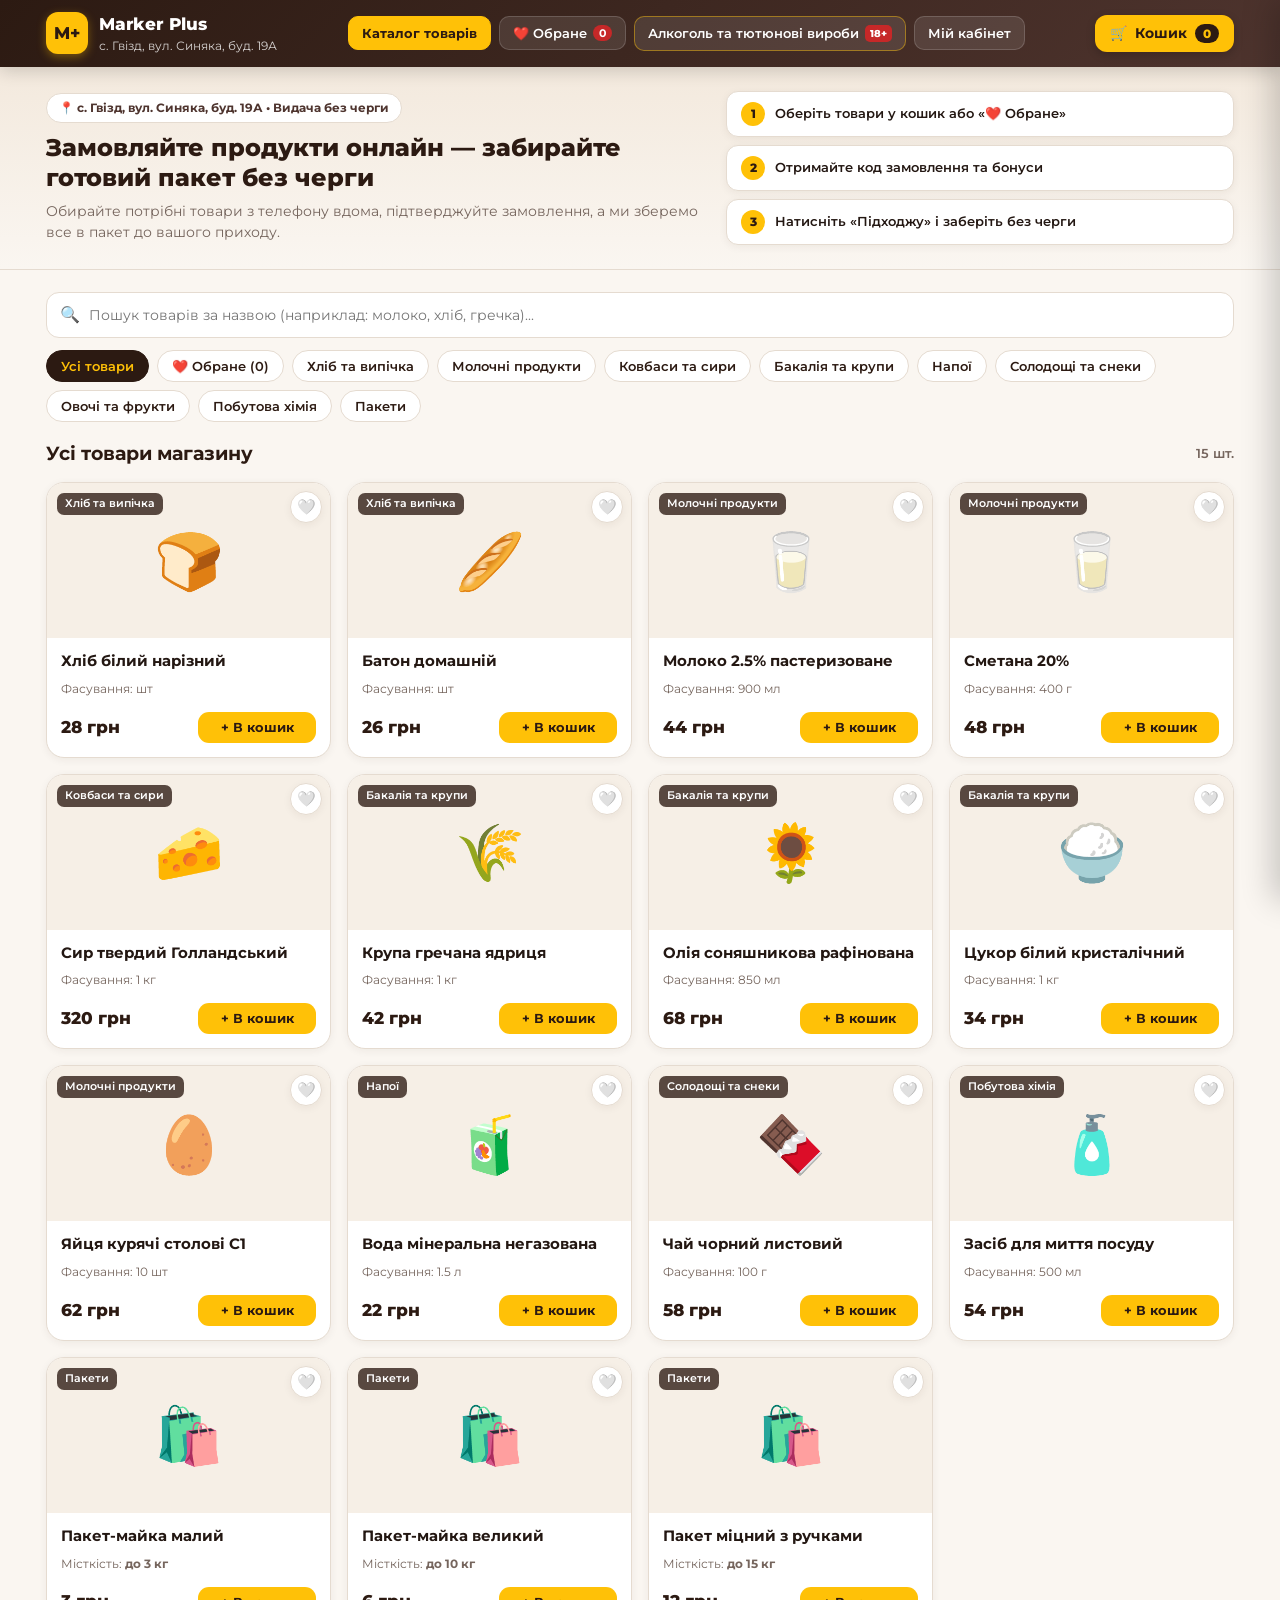
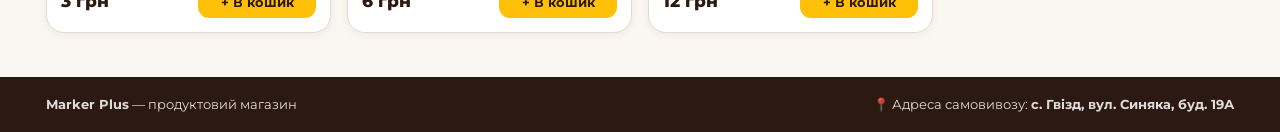
<file: index.html>
<!DOCTYPE html>
<html lang="uk">
<head>
  <meta charset="UTF-8">
  <meta name="viewport" content="width=device-width, initial-scale=1.0">
  <title>Marker Plus — Продуктовий магазин | с. Гвізд, вул. Синяка, буд. 19А</title>
  <link rel="preconnect" href="https://fonts.googleapis.com">
  <link rel="preconnect" href="https://fonts.gstatic.com" crossorigin>
  <link href="https://fonts.googleapis.com/css2?family=Montserrat:wght@400;500;600;700;800&display=swap" rel="stylesheet">
  <link rel="stylesheet" href="style.css?v=9">
</head>
<body>

  <!-- ШАПКА САЙТУ -->
  <header class="site-header">
    <div class="container header-wrap">
      <a href="#catalog" class="brand" id="nav-brand">
        <span class="brand-badge">M+</span>
        <div>
          <span class="brand-title">Marker Plus</span>
          <span class="brand-sub">с. Гвізд, вул. Синяка, буд. 19А</span>
        </div>
      </a>

      <nav class="main-tabs">
        <button type="button" class="tab-btn active" data-view="catalog">Каталог товарів</button>
        <button type="button" class="tab-btn" id="nav-favorites-btn">
          ❤️ Обране <span class="tab-badge" id="favorites-count-badge">0</span>
        </button>
        <button type="button" class="tab-btn tab-btn-18" id="nav-alcohol-btn">
          Алкоголь та тютюнові вироби <span class="badge-18">18+</span>
        </button>
        <button type="button" class="tab-btn" data-view="cabinet">
          Мій кабінет <span class="tab-badge hidden" id="cabinet-alert-badge">!</span>
        </button>
      </nav>

      <button type="button" class="cart-trigger" id="open-cart-btn">
        <span class="cart-icon">🛒</span>
        <span class="cart-label">Кошик</span>
        <span class="cart-count" id="header-cart-count">0</span>
      </button>
    </div>
  </header>

  <!-- ПРОМО-БАНЕР -->
  <section class="hero-banner">
    <div class="container hero-content">
      <div class="hero-text">
        <span class="hero-pill">📍 с. Гвізд, вул. Синяка, буд. 19А • Видача без черги</span>
        <h1>Замовляйте продукти онлайн — забирайте готовий пакет без черги</h1>
        <p>Обирайте потрібні товари з телефону вдома, підтверджуйте замовлення, а ми зберемо все в пакет до вашого приходу.</p>
      </div>
      <div class="hero-steps">
        <div class="hero-step-card">
          <span class="step-num">1</span>
          <span>Оберіть товари у кошик або «❤️ Обране»</span>
        </div>
        <div class="hero-step-card">
          <span class="step-num">2</span>
          <span>Отримайте код замовлення та бонуси</span>
        </div>
        <div class="hero-step-card">
          <span class="step-num">3</span>
          <span>Натисніть «Підходжу» і заберіть без черги</span>
        </div>
      </div>
    </div>
  </section>

  <!-- РОЗДІЛ 1: КАТАЛОГ ТОВАРІВ -->
  <main class="container main-area" id="view-catalog">
    <div class="catalog-controls">
      <div class="search-box">
        <span class="search-ico">🔍</span>
        <input type="text" id="catalog-search" placeholder="Пошук товарів за назвою (наприклад: молоко, хліб, гречка)...">
      </div>
      <div class="categories-bar" id="categories-bar"></div>
    </div>

    <div class="catalog-meta-row">
      <h2 id="catalog-heading">Усі товари магазину</h2>
      <span class="items-counter" id="catalog-count">0 товарів</span>
    </div>

    <div class="products-grid" id="products-grid"></div>
  </main>

  <!-- РОЗДІЛ 2: КАБІНЕТ КЛІЄНТА -->
  <section class="container main-area hidden" id="view-cabinet">
    <div class="cabinet-header-card">
      <div>
        <span class="eyebrow-brown">Кабінет клієнта</span>
        <h2>Відстеження замовлень та статус лояльності</h2>
        <p>Введіть номер телефону, який ви вказували під час оформлення, щоб керувати активними пакетами та знижкою.</p>
      </div>
      <form class="cabinet-search-form" id="cabinet-search-form">
        <input type="tel" id="cabinet-phone-input" placeholder="Ваш номер телефону (напр. 068 000 00 00)" required>
        <button type="submit" class="btn btn-yellow">Знайти замовлення</button>
      </form>
    </div>

    <div id="client-loyalty-banner" class="hidden"></div>
    <div id="cabinet-orders-list" class="cabinet-orders-list"></div>
  </section>

  <!-- ПІДВАЛ -->
  <footer class="site-footer">
    <div class="container footer-wrap">
      <div>
        <strong>Marker Plus</strong> — продуктовий магазин
      </div>
      <div>
        📍 Адреса самовивозу: <strong>с. Гвізд, вул. Синяка, буд. 19А</strong>
      </div>
    </div>
  </footer>

  <!-- МОДАЛЬНЕ ВІКНО ПІДТВЕРДЖЕННЯ 18+ -->
  <div class="modal-backdrop hidden" id="age-gate-modal">
    <div class="modal-card age-modal-card">
      <div class="red-exclamation-circle" aria-hidden="true">!</div>
      <span class="age-tag-18">Вікове обмеження 18+</span>
      <h3>Підтвердіть, що вам виповнилося 18 років</h3>
      <p class="age-modal-desc">
        Вхід до вкладки <strong>«Алкоголь та тютюнові вироби»</strong> дозволено лише повнолітнім особам.
        Видача таких товарів у магазині здійснюється виключно за наявності документа, що підтверджує вік.
      </p>
      <div class="modal-actions">
        <button type="button" class="btn btn-yellow btn-block" id="age-confirm-yes">
          Так, мені виповнилося 18 років
        </button>
        <button type="button" class="btn btn-outline-brown btn-block" id="age-confirm-no">
          Ні, мені ще немає 18 років
        </button>
      </div>
    </div>
  </div>

  <!-- БОКОВА ПАНЕЛЬ КОШИКА ТА ОФОРМЛЕННЯ -->
  <div class="drawer-backdrop hidden" id="cart-backdrop"></div>
  <aside class="cart-drawer" id="cart-drawer" aria-hidden="true">
    <div class="drawer-head">
      <h3>Ваш кошик</h3>
      <button type="button" class="close-btn" id="close-cart-btn" aria-label="Закрити">✕</button>
    </div>

    <div class="drawer-body">
      <div id="cart-items-container"></div>

      <!-- ОКРЕМА ВКЛАДКА ПАКЕТІВ БЕЗПОСЕРЕДНЬО В КОШИКУ -->
      <div class="cart-bags-section hidden" id="cart-bags-section">
        <div class="cart-bags-header">
          <span>🛍️ Пакети до замовлення</span>
          <small>Додайте потрібні пакети</small>
        </div>
        <div id="cart-bags-list" class="cart-bags-list"></div>
      </div>
    </div>

    <div class="drawer-footer" id="cart-checkout-section">
      <div class="cart-summary-lines">
        <div class="summary-sub-row hidden" id="cart-discount-row">
          <span id="cart-loyalty-label">⭐ Знижка постійного клієнта:</span>
          <strong style="color:var(--green);" id="cart-discount-sum">-0 грн</strong>
        </div>
        <div class="cart-total-box">
          <span>Разом до сплати:</span>
          <strong id="cart-total-sum">0 грн</strong>
        </div>
      </div>

      <div class="active-order-merge-box hidden" id="active-order-merge-box">
        <p id="active-order-merge-text"></p>
        <button type="button" class="btn btn-green btn-sm btn-block" id="merge-into-active-btn">
          ➕ Додати в активний пакет без нового коду
        </button>
      </div>

      <form id="checkout-form" class="checkout-form">
        <div class="form-field">
          <label for="order-fullname">Прізвище та ім’я *</label>
          <input type="text" id="order-fullname" placeholder="Наприклад: Коваленко Іван" required>
        </div>

        <div class="form-field">
          <label for="order-phone">Номер телефону *</label>
          <input type="tel" id="order-phone" placeholder="Наприклад: 068 123 45 67" required>
        </div>

        <div class="form-field">
          <label>Спосіб оплати *</label>
          <div class="payment-options">
            <label class="pay-option">
              <input type="radio" name="paymentMethod" value="Оплата при отриманні" checked>
              <span class="pay-option-card">
                <strong>Оплата при отриманні</strong>
                <small>Готівкою або карткою в магазині (с. Гвізд, вул. Синяка, буд. 19А)</small>
              </span>
            </label>

            <label class="pay-option">
              <input type="radio" name="paymentMethod" value="Оплата за реквізитами">
              <span class="pay-option-card">
                <strong>Оплата за реквізитами (на картку)</strong>
                <small>Переказ на картку магазину із зазначенням коду замовлення</small>
              </span>
            </label>
          </div>
        </div>

        <div class="requisites-box hidden" id="requisites-box">
          <div class="req-row">
            <span>Номер картки для оплати:</span>
            <div class="copy-line">
              <strong id="display-card-number">0000 0000 0000 0000</strong>
              <button type="button" class="btn-mini" id="copy-card-btn">Копіювати</button>
            </div>
            <small id="display-card-holder" class="muted-note"></small>
          </div>

          <div class="req-row req-code-highlight">
            <span>Код вашого замовлення:</span>
            <div class="copy-line">
              <strong class="order-code-pill" id="preview-order-code">0001</strong>
              <button type="button" class="btn-mini" id="copy-code-btn">Копіювати код</button>
            </div>
            <p class="req-warning">
              ⚠️ Обов’язково вкажіть код замовлення <strong id="preview-code-inline">0001</strong> у призначенні платежу!
            </p>
          </div>
        </div>

        <button type="submit" class="btn btn-yellow btn-block">
          Оформити нове замовлення
        </button>
      </form>
    </div>
  </aside>

  <!-- МОДАЛЬНЕ ВІКНО ВИБОРУ ПАКЕТА ПЕРЕД ОФОРМЛЕННЯМ ЗАМОВЛЕННЯ -->
  <div class="modal-backdrop hidden" id="bag-prompt-modal">
    <div class="modal-card bag-modal-card">
      <div class="bag-modal-icon" aria-hidden="true">🛍️</div>
      <h3>Чи бажаєте додати пакет до свого замовлення?</h3>
      <p class="age-modal-desc">
        Оберіть потрібну кількість пакетів (можна декілька різних) або вкажіть, що прийдете зі своїм пакетом.
      </p>

      <div id="bag-modal-options-list" class="bag-modal-options-list"></div>

      <div class="bag-modal-summary">
        <span>Разом до сплати:</span>
        <strong id="bag-modal-total-sum">0 грн</strong>
      </div>

      <div class="modal-actions">
        <button type="button" class="btn btn-yellow btn-block" id="confirm-with-bags-btn">
          🛍️ Підтвердити з пакетами та оформити
        </button>
        <button type="button" class="btn btn-outline-brown btn-block" id="confirm-own-bag-btn">
          🎒 Я прийду зі своїм пакетом
        </button>
        <button type="button" class="btn-mini" id="close-bag-modal-btn" style="margin-top:4px; align-self:center;">
          ← Повернутися в кошик
        </button>
      </div>
    </div>
  </div>

  <!-- МОДАЛЬНЕ ВІКНО ПІДТВЕРДЖЕНОГО ЗАМОВЛЕННЯ -->
  <div class="modal-backdrop hidden" id="success-modal">
    <div class="modal-card">
      <div class="success-icon">✓</div>
      <h3>Замовлення прийнято в обробку!</h3>
      <p class="modal-sub">Ваш персональний код замовлення:</p>
      <div class="big-order-code" id="modal-order-code">0001</div>
      <div id="modal-payment-note" class="modal-payment-note"></div>
      <p class="modal-address">Самовивіз: <strong>с. Гвізд, вул. Синяка, буд. 19А</strong></p>
      <div class="modal-actions">
        <button type="button" class="btn btn-yellow btn-block" id="go-to-cabinet-btn">
          Перейти в кабінет клієнта
        </button>
        <button type="button" class="btn btn-outline-brown btn-block" id="close-success-modal-btn">
          Повернутися до каталогу
        </button>
      </div>
    </div>
  </div>

  <div class="toast" id="toast"></div>

  <script src="store.js?v=9"></script>
  <script src="app.js?v=9"></script>
</body>
</html>
</file>
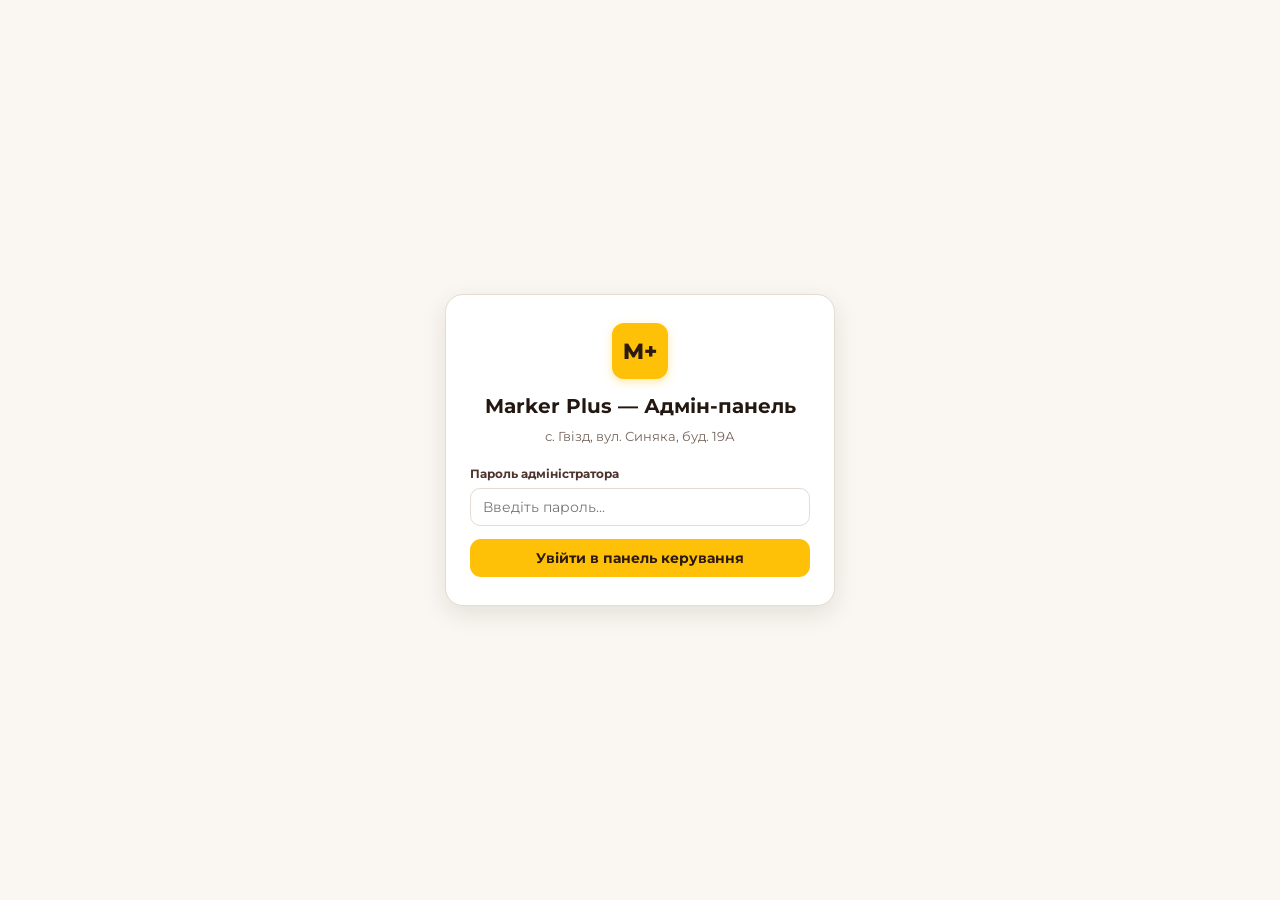
<file: admin.html>
<!DOCTYPE html>
<html lang="uk">
<head>
  <meta charset="UTF-8">
  <meta name="viewport" content="width=device-width, initial-scale=1.0">
  <title>Адмін-панель — Marker Plus</title>
  <link rel="preconnect" href="https://fonts.googleapis.com">
  <link rel="preconnect" href="https://fonts.gstatic.com" crossorigin>
  <link href="https://fonts.googleapis.com/css2?family=Montserrat:wght@400;500;600;700;800&display=swap" rel="stylesheet">
  <link rel="stylesheet" href="style.css?v=9">
</head>
<body class="admin-body">

  <!-- ЕКРАН ВХОДУ В АДМІН-ПАНЕЛЬ -->
  <div class="admin-login-screen" id="admin-login-screen">
    <div class="login-card">
      <span class="brand-badge lg">M+</span>
      <h1>Marker Plus — Адмін-панель</h1>
      <p>с. Гвізд, вул. Синяка, буд. 19А</p>
      <form id="admin-login-form">
        <div class="form-field">
          <label for="admin-password-input">Пароль адміністратора</label>
          <input type="password" id="admin-password-input" placeholder="Введіть пароль..." required>
        </div>
        <p class="error-text hidden" id="login-error-msg">Невірний пароль. Спробуйте ще раз.</p>
        <button type="submit" class="btn btn-yellow btn-block">Увійти в панель керування</button>
      </form>
    </div>
  </div>

  <!-- РОБОЧИЙ КАБІНЕТ АДМІНІСТРАТОРА -->
  <div class="admin-app hidden" id="admin-app">
    <header class="site-header">
      <div class="container header-wrap">
        <div class="brand">
          <span class="brand-badge">M+</span>
          <div>
            <span class="brand-title">Marker Plus • Адмін</span>
            <span class="brand-sub" id="cloud-status-badge">⚪ Локальний режим</span>
          </div>
        </div>

        <nav class="main-tabs">
          <button type="button" class="tab-btn active" data-admin-tab="orders">
            Замовлення <span class="tab-badge" id="new-orders-badge">0</span>
          </button>
          <button type="button" class="tab-btn" data-admin-tab="products">Товари</button>
          <button type="button" class="tab-btn" data-admin-tab="bags">🛍️ Пакети</button>
          <button type="button" class="tab-btn" data-admin-tab="categories">Категорії</button>
          <button type="button" class="tab-btn" data-admin-tab="customers">Клієнти та звіти</button>
          <button type="button" class="tab-btn" data-admin-tab="settings">Налаштування</button>
        </nav>

        <button type="button" class="btn btn-outline-light btn-sm" id="admin-logout-btn">Вийти</button>
      </div>
    </header>

    <main class="container main-area">

      <!-- ПОПЕРЕДЖЕННЯ ПРО ЛОКАЛЬНИЙ РЕЖИМ FILE:// -->
      <div id="file-protocol-warning" class="hidden" style="background:var(--red-bg); border:2px solid var(--red); color:var(--text-dark); padding:14px 18px; border-radius:14px; margin-bottom:20px; font-size:13px;">
        <strong>⚠️ Увага! Сайт відкрито напряму з папки (<code>file://</code>).</strong><br>
        Для роботи хмарної синхронізації та замовлень з телефонів відкривайте сайт через <strong>GitHub Pages / хостинг</strong>.
      </div>

      <!-- ЗВЕДЕНА СТАТИСТИКА ЗВЕРХУ -->
      <div class="admin-kpi-grid" id="admin-kpi-grid"></div>

      <!-- ВКЛАДКА 1: ЗАМОВЛЕННЯ -->
      <section class="admin-section" id="tab-orders">
        <div class="section-toolbar">
          <div style="display:flex; align-items:center; gap:10px; flex-wrap:wrap;">
            <h2>Замовлення покупців</h2>
            <button type="button" class="btn btn-outline-brown btn-sm" id="manual-refresh-orders-btn">🔄 Оновити</button>
          </div>
          <div class="status-filters" id="admin-order-filters">
            <button type="button" class="chip active" data-status="all">Усі</button>
            <button type="button" class="chip" data-status="Розміщено">Розміщено</button>
            <button type="button" class="chip" data-status="Очікує підтвердження клієнта">На погодженні</button>
            <button type="button" class="chip" data-status="Комплектується">Комплектується</button>
            <button type="button" class="chip" data-status="Готове до видачі">Готове до видачі</button>
            <button type="button" class="chip" data-status="Виконано успішно">✅ Виконано успішно</button>
            <button type="button" class="chip" data-status="Відхилено">Відхилено</button>
          </div>
        </div>

        <div class="admin-orders-list" id="admin-orders-list"></div>
      </section>

      <!-- ВКЛАДКА 2: УПРАВЛІННЯ ТОВАРАМИ -->
      <section class="admin-section hidden" id="tab-products">
        <div class="admin-two-col">
          <div class="admin-card">
            <h3>Додати новий товар</h3>
            <form id="add-product-form">
              <div class="form-field">
                <label for="prod-sku">Код товару (з 1С / вашої бази — бачить лише адмін)</label>
                <input type="text" id="prod-sku" placeholder="Наприклад: 1045 або 482000123">
              </div>

              <div class="form-field">
                <label for="prod-name">Назва товару *</label>
                <input type="text" id="prod-name" placeholder="Наприклад: Молоко Галичина 2.5% 900г" required>
              </div>

              <div class="form-row-2">
                <div class="form-field">
                  <label for="prod-category">Категорія *</label>
                  <input type="text" id="prod-category" list="category-suggestions" placeholder="Оберіть або впишіть" required>
                  <datalist id="category-suggestions"></datalist>
                </div>

                <div class="form-field">
                  <label for="prod-unit">Одиниця / вага *</label>
                  <input type="text" id="prod-unit" placeholder="шт / 1 кг / 1 л" value="шт" required>
                </div>
              </div>

              <div class="form-row-2">
                <div class="form-field">
                  <label for="prod-price">Ціна (грн) *</label>
                  <input type="number" id="prod-price" min="0.1" step="0.1" placeholder="45" required>
                </div>

                <div class="form-field">
                  <label for="prod-icon">Іконка (якщо без фото)</label>
                  <select id="prod-icon">
                    <option value="🛒">🛒 Продукти</option>
                    <option value="🍞">🍞 Хліб / випічка</option>
                    <option value="🥛">🥛 Молочне</option>
                    <option value="🌾">🌾 Крупи / бакалія</option>
                    <option value="🧀">🧀 Сир / ковбаса</option>
                    <option value="🥚">🥚 Яйця / фермерське</option>
                    <option value="🍎">🍎 Овочі / фрукти</option>
                    <option value="🧃">🧃 Напої / соки</option>
                    <option value="🍫">🍫 Солодощі / чай / кава</option>
                    <option value="🧴">🧴 Побутова хімія</option>
                    <option value="🛍️">🛍️ Пакет</option>
                    <option value="🍺">🍺 Пиво / слабоалкогольні</option>
                    <option value="🍷">🍷 Вино / міцний алкоголь</option>
                    <option value="🚬">🚬 Тютюнові вироби</option>
                  </select>
                </div>
              </div>

              <div class="form-field">
                <label for="prod-capacity">Місткість (необов’язково — для пакетів, напр. до 10 кг)</label>
                <input type="text" id="prod-capacity" placeholder="Наприклад: до 5 кг або 40×60 см">
              </div>

              <div class="form-field">
                <label for="prod-image-file">Фото товару з телефону / ПК (необов’язково)</label>
                <input type="file" id="prod-image-file" accept="image/*">
              </div>

              <div class="form-field">
                <label for="prod-image-url">Або посилання на фото (URL)</label>
                <input type="url" id="prod-image-url" placeholder="https://...">
              </div>

              <button type="submit" class="btn btn-yellow btn-block">+ Додати товар у магазин</button>
            </form>
          </div>

          <div class="admin-card">
            <div class="section-toolbar">
              <h3>Товари в каталозі (<span id="admin-products-count">0</span>)</h3>
              <input type="text" id="admin-product-search" class="compact-input" placeholder="Пошук за назвою або кодом...">
            </div>
            <div class="admin-products-list" id="admin-products-list"></div>
          </div>
        </div>
      </section>

      <!-- ВКЛАДКА 3: КЕРУВАННЯ ПАКЕТАМИ -->
      <section class="admin-section hidden" id="tab-bags">
        <div class="admin-two-col">
          <div class="admin-card">
            <h3>🛍️ Додати новий пакет</h3>
            <p class="muted-note">Усі додані тут пакети автоматично відображаються у категорії «Пакети», у швидкому блоці в кошику та у вікні вибору пакета перед оформленням замовлення.</p>
            <form id="add-bag-form">
              <div class="form-field">
                <label for="bag-sku">Код пакета (з 1С / каси — бачить лише адмін)</label>
                <input type="text" id="bag-sku" placeholder="Наприклад: 904">
              </div>

              <div class="form-field">
                <label for="bag-name">Назва пакета *</label>
                <input type="text" id="bag-name" placeholder="Наприклад: Пакет-майка великий" required>
              </div>

              <div class="form-row-2">
                <div class="form-field">
                  <label for="bag-capacity">Місткість / розмір *</label>
                  <input type="text" id="bag-capacity" placeholder="Наприклад: до 10 кг" required>
                </div>

                <div class="form-field">
                  <label for="bag-price">Ціна за 1 шт (грн) *</label>
                  <input type="number" id="bag-price" min="0.1" step="0.1" placeholder="6" required>
                </div>
              </div>

              <div class="form-field">
                <label for="bag-image-file">Фото пакета (необов’язково)</label>
                <input type="file" id="bag-image-file" accept="image/*">
              </div>

              <button type="submit" class="btn btn-yellow btn-block">+ Додати пакет у магазин</button>
            </form>
          </div>

          <div class="admin-card">
            <div class="section-toolbar">
              <h3>Пакети в асортименті (<span id="admin-bags-count">0</span>)</h3>
            </div>
            <div class="admin-products-list" id="admin-bags-list"></div>
          </div>
        </div>
      </section>

      <!-- ВКЛАДКА 4: КЕРУВАННЯ КАТЕГОРІЯМИ ТА ЇХ ПОРЯДКОМ -->
      <section class="admin-section hidden" id="tab-categories">
        <div class="admin-two-col">
          <div class="admin-card">
            <h3>Створити нову категорію</h3>
            <p class="muted-note">Додайте новий розділ та впорядкуйте список категорій так, як вони відображатимуться на головній сторінці.</p>
            <form id="add-category-form">
              <div class="form-field">
                <label for="new-category-name">Назва категорії *</label>
                <input type="text" id="new-category-name" placeholder="Наприклад: Морозиво та заморозка" required>
              </div>
              <button type="submit" class="btn btn-yellow btn-block">+ Створити категорію</button>
            </form>

            <hr style="border:none; border-top:1px solid var(--border); margin:18px 0;">

            <label class="checkbox-inline">
              <input type="checkbox" id="toggle-hide-empty-cats">
              <span>Автоматично приховувати порожні категорії на сайті клієнтів</span>
            </label>
          </div>

          <div class="admin-card">
            <h3>Порядок і видимість категорій</h3>
            <p class="muted-note">Використовуйте стрілки ▲ ▼, щоб змінити черговість розділів без втручання в код.</p>
            <div class="admin-categories-list" id="admin-categories-list"></div>
          </div>
        </div>
      </section>

      <!-- ВКЛАДКА 5: СТАТИСТИКА КЛІЄНТІВ ТА ЗВІТИ EXCEL -->
      <section class="admin-section hidden" id="tab-customers">
        <div class="admin-card" style="margin-bottom: 22px;">
          <div class="section-toolbar" style="margin-bottom:10px;">
            <div>
              <h3>📊 Вивантаження звіту в Excel (.csv)</h3>
              <p class="muted-note" style="margin-bottom:0;">Отримайте готову таблицю успішних замовлень, загальної виручки та найпопулярніших товарів для звірки каси.</p>
            </div>
          </div>

          <div class="export-controls-bar">
            <button type="button" class="btn btn-yellow btn-sm" data-export-range="today">📥 Звіт за сьогодні</button>
            <button type="button" class="btn btn-yellow btn-sm" data-export-range="month">📥 Звіт за цей місяць</button>
            <button type="button" class="btn btn-outline-brown btn-sm" data-export-range="all">📥 За весь час</button>

            <div class="custom-date-range">
              <input type="date" id="export-date-from" title="Дата від">
              <span>—</span>
              <input type="date" id="export-date-to" title="Дата до">
              <button type="button" class="btn btn-green btn-sm" id="export-custom-btn">Завантажити за період</button>
            </div>
          </div>
        </div>

        <div class="section-toolbar">
          <div>
            <h2>Статистика клієнтів за номером телефону</h2>
            <p class="muted-note">Аналітика замовлень, суми покупок, відсотка успішності та статусу постійного клієнта</p>
          </div>
          <input type="text" id="customer-stats-search" class="compact-input" placeholder="Пошук за телефоном або ім’ям...">
        </div>

        <div class="table-wrap">
          <table class="stats-table">
            <thead>
              <tr>
                <th>Клієнт</th>
                <th>Номер телефону</th>
                <th>Статус лояльності</th>
                <th>Усього замовлень</th>
                <th>Успішних / Відхилених</th>
                <th>Успішність</th>
                <th>Сума успішних</th>
                <th>Середній чек</th>
              </tr>
            </thead>
            <tbody id="customers-stats-tbody"></tbody>
          </table>
        </div>
      </section>

      <!-- ВКЛАДКА 6: НАЛАШТУВАННЯ (ХМАРА FIREBASE, РЕКВІЗИТИ, ЗНИЖКИ, ПАРОЛЬ) -->
      <section class="admin-section hidden" id="tab-settings">
        <div class="admin-two-col">
          <div class="admin-card">
            <h3>☁️ Хмарна синхронізація (Firebase Realtime Database)</h3>
            <p class="muted-note">Підключіть безкоштовну базу Firebase, щоб бачити замовлення клієнтів із їхніх телефонів у реальному часі.</p>

            <div class="form-field">
              <label for="setting-firebase-url">Посилання (URL) на базу Firebase</label>
              <input type="url" id="setting-firebase-url" placeholder="https://marker-plus-default-rtdb.europe-west1.firebasedatabase.app">
            </div>

            <div style="display:flex; gap:8px; flex-wrap:wrap; margin-bottom:14px;">
              <button type="button" class="btn btn-green btn-sm" id="push-cloud-btn">📤 Вивантажити локальні дані у хмару</button>
              <button type="button" class="btn btn-outline-brown btn-sm" id="pull-cloud-btn">📥 Завантажити з хмари</button>
            </div>

            <div id="cloud-settings-feedback" style="font-size:12px; padding:10px 12px; border-radius:10px; background:var(--bg-cream); border:1px solid var(--border); margin-bottom:18px;">
              Статус: <strong>Локальний режим</strong>.
            </div>

            <hr style="border:none; border-top:1px solid var(--border); margin:18px 0;">

            <h3>💳 Реквізити для оплати на картку</h3>
            <form id="settings-form">
              <div class="form-field">
                <label for="setting-card-number">Номер банківської картки</label>
                <input type="text" id="setting-card-number" placeholder="4149 0000 0000 0000">
              </div>
              <div class="form-field">
                <label for="setting-card-holder">Отримувач платежу (необов’язково)</label>
                <input type="text" id="setting-card-holder" placeholder="Наприклад: ФОП / Прізвище І. Б.">
              </div>

              <hr style="border:none; border-top:1px solid var(--border); margin:18px 0;">

              <h3>⭐ Програма постійного клієнта</h3>
              <div class="form-row-2">
                <div class="form-field">
                  <label for="setting-loyalty-threshold">Від скількох замовлень</label>
                  <input type="number" id="setting-loyalty-threshold" min="1" max="100" value="5">
                </div>
                <div class="form-field">
                  <label for="setting-loyalty-discount">Розмір знижки (%)</label>
                  <input type="number" id="setting-loyalty-discount" min="0" max="50" step="0.5" value="5">
                </div>
              </div>

              <hr style="border:none; border-top:1px solid var(--border); margin:18px 0;">

              <h3>🔐 Пароль входу в адмін-панель</h3>
              <div class="form-field">
                <label for="setting-admin-pass">Пароль адміністратора</label>
                <input type="text" id="setting-admin-pass" placeholder="Введіть новий пароль...">
              </div>

              <button type="submit" class="btn btn-yellow btn-block">Зберегти всі налаштування</button>
            </form>
          </div>

          <div class="admin-card">
            <h3>ℹ️ Підказка щодо роботи з відсутніми товарами</h3>
            <p class="muted-note" style="font-size:13px; line-height:1.6;">
              1. Якщо покупець замовив товар, якого вже немає на полиці, відкрийте вкладку <strong>«Замовлення»</strong> та натисніть <strong>«Немає в наявності»</strong> біля цієї позиції.<br><br>
              2. Оберіть <strong>видалення товару</strong> із пакета або <strong>запропонуйте інший товар на заміну</strong> з каталогу. Система автоматично перерахує нову суму.<br><br>
              3. Натисніть <strong>«Надіслати зміни на погодження клієнту»</strong>. Покупець побачить зміни у своєму кабінеті та зможе одним натисканням підтвердити або відхилити оновлений пакет.
            </p>
          </div>
        </div>
      </section>

    </main>
  </div>

  <!-- МОДАЛЬНЕ ВІКНО ВИБОРУ ЗАМІНИ / ВИДАЛЕННЯ ВІДСУТНЬОГО ТОВАРУ В АДМІНЦІ -->
  <div class="modal-backdrop hidden" id="missing-item-modal">
    <div class="modal-card" style="max-width:520px; text-align:left;">
      <h3 style="margin-bottom:6px;">Товар відсутній у наявності</h3>
      <p class="muted-note" id="missing-modal-item-title"></p>

      <label class="checkbox-inline" style="margin-bottom:14px;">
        <input type="checkbox" id="missing-also-disable-catalog" checked>
        <span>Також позначити цей товар як <strong>«Немає в наявності»</strong> в каталозі сайту</span>
      </label>

      <div class="missing-choice-tabs">
        <button type="button" class="btn btn-outline-brown btn-sm" id="choice-remove-item-btn">
          ✕ Просто прибрати із замовлення
        </button>
      </div>

      <div style="margin-top:16px; padding-top:14px; border-top:1px solid var(--border);">
        <label style="display:block; font-size:12px; font-weight:700; color:var(--brown-main); margin-bottom:6px;">
          Або оберіть товар на заміну з каталогу (пошук за назвою чи кодом):
        </label>
        <input type="text" id="replacement-search-input" class="compact-input" style="width:100%; margin-bottom:10px;" placeholder="Введіть назву або код товару для заміни...">
        <div id="replacement-candidates-list" class="replacement-list"></div>
      </div>

      <div style="margin-top:14px; text-align:right;">
        <button type="button" class="btn btn-outline-brown btn-sm" id="close-missing-modal-btn">Скасувати</button>
      </div>
    </div>
  </div>

  <div class="toast" id="toast"></div>

  <script src="store.js?v=9"></script>
  <script src="admin.js?v=9"></script>
</body>
</html>
</file>
<file: style.css>
:root {
  --brown-dark: #2C1A12;
  --brown-main: #4E342E;
  --brown-soft: #6D4C41;
  --yellow: #FFC107;
  --yellow-hover: #FFB300;
  --bg-cream: #FAF6F1;
  --white: #FFFFFF;
  --border: #E5DBD0;
  --text-dark: #231712;
  --text-muted: #75655D;
  --green: #1E7E34;
  --green-bg: #E6F4EA;
  --red: #C62828;
  --red-bg: #FDECEA;
  --blue: #1565C0;
  --blue-bg: #E8F0FE;
  --shadow-sm: 0 2px 8px rgba(44, 26, 18, 0.06);
  --shadow-md: 0 8px 24px rgba(44, 26, 18, 0.10);
  --radius-md: 14px;
  --radius-lg: 18px;
}

*,
*::before,
*::after {
  box-sizing: border-box;
}

body {
  margin: 0;
  font-family: 'Montserrat', -apple-system, BlinkMacSystemFont, 'Segoe UI', Roboto, sans-serif;
  background-color: var(--bg-cream);
  color: var(--text-dark);
  line-height: 1.5;
  min-height: 100vh;
  display: flex;
  flex-direction: column;
}

.hidden {
  display: none !important;
}

.container {
  width: 100%;
  max-width: 1220px;
  margin: 0 auto;
  padding: 0 16px;
}

/* ================= ШАПКА САЙТУ ================= */
.site-header {
  background: linear-gradient(135deg, var(--brown-dark) 0%, var(--brown-main) 100%);
  color: var(--white);
  position: sticky;
  top: 0;
  z-index: 90;
  box-shadow: 0 4px 16px rgba(0, 0, 0, 0.16);
}

.header-wrap {
  display: flex;
  align-items: center;
  justify-content: space-between;
  gap: 14px;
  padding-top: 12px;
  padding-bottom: 12px;
  flex-wrap: wrap;
}

.brand {
  display: flex;
  align-items: center;
  gap: 11px;
  text-decoration: none;
  color: var(--white);
}

.brand-badge {
  width: 42px;
  height: 42px;
  border-radius: 12px;
  background: var(--yellow);
  color: var(--brown-dark);
  font-weight: 800;
  font-size: 17px;
  display: inline-flex;
  align-items: center;
  justify-content: center;
  flex-shrink: 0;
  box-shadow: 0 3px 10px rgba(255, 193, 7, 0.35);
}

.brand-badge.lg {
  width: 56px;
  height: 56px;
  font-size: 22px;
  margin: 0 auto 12px;
}

.brand-title {
  display: block;
  font-weight: 800;
  font-size: 17px;
  letter-spacing: -0.2px;
}

.brand-sub {
  display: block;
  font-size: 11.5px;
  color: rgba(255, 255, 255, 0.8);
}

.main-tabs {
  display: flex;
  align-items: center;
  gap: 8px;
  flex-wrap: wrap;
}

.tab-btn {
  background: rgba(255, 255, 255, 0.1);
  border: 1px solid rgba(255, 255, 255, 0.16);
  color: var(--white);
  font-family: inherit;
  font-size: 13px;
  font-weight: 600;
  padding: 8px 13px;
  border-radius: 10px;
  cursor: pointer;
  display: inline-flex;
  align-items: center;
  gap: 6px;
  transition: all 0.18s ease;
}

.tab-btn:hover {
  background: rgba(255, 255, 255, 0.2);
}

.tab-btn.active {
  background: var(--yellow);
  color: var(--brown-dark);
  border-color: var(--yellow);
  font-weight: 700;
}

.tab-btn-18 {
  border-color: rgba(255, 193, 7, 0.45);
}

.badge-18 {
  background: var(--red);
  color: var(--white);
  font-size: 10px;
  font-weight: 800;
  padding: 2px 5px;
  border-radius: 5px;
}

.tab-badge {
  background: var(--red);
  color: var(--white);
  font-size: 11px;
  font-weight: 700;
  padding: 1px 6px;
  border-radius: 99px;
}

.tab-btn.active .tab-badge {
  background: var(--brown-dark);
  color: var(--yellow);
}

.cart-trigger {
  background: var(--yellow);
  color: var(--brown-dark);
  border: none;
  border-radius: 12px;
  padding: 9px 15px;
  font-family: inherit;
  font-size: 14px;
  font-weight: 700;
  cursor: pointer;
  display: inline-flex;
  align-items: center;
  gap: 8px;
  box-shadow: 0 3px 10px rgba(0, 0, 0, 0.2);
  transition: transform 0.15s ease, background 0.15s ease;
}

.cart-trigger:hover {
  background: var(--yellow-hover);
  transform: translateY(-1px);
}

.cart-count {
  background: var(--brown-dark);
  color: var(--yellow);
  font-size: 12px;
  font-weight: 800;
  padding: 2px 8px;
  border-radius: 99px;
}

/* ================= ПРОМО-БАНЕР ================= */
.hero-banner {
  background: linear-gradient(180deg, #F3E9DD 0%, var(--bg-cream) 100%);
  border-bottom: 1px solid var(--border);
  padding: 24px 0;
}

.hero-content {
  display: grid;
  grid-template-columns: 1.3fr 1fr;
  gap: 20px;
  align-items: center;
}

.hero-pill {
  display: inline-block;
  background: var(--white);
  border: 1px solid var(--border);
  color: var(--brown-main);
  font-size: 12px;
  font-weight: 700;
  padding: 5px 12px;
  border-radius: 99px;
  margin-bottom: 10px;
}

.hero-text h1 {
  margin: 0 0 8px;
  font-size: 24px;
  line-height: 1.25;
  color: var(--brown-dark);
  font-weight: 800;
}

.hero-text p {
  margin: 0;
  font-size: 14px;
  color: var(--text-muted);
}

.hero-steps {
  display: flex;
  flex-direction: column;
  gap: 8px;
}

.hero-step-card {
  background: var(--white);
  border: 1px solid var(--border);
  border-radius: 12px;
  padding: 10px 14px;
  display: flex;
  align-items: center;
  gap: 10px;
  font-size: 13px;
  font-weight: 600;
  box-shadow: var(--shadow-sm);
}

.step-num {
  width: 24px;
  height: 24px;
  border-radius: 50%;
  background: var(--yellow);
  color: var(--brown-dark);
  font-weight: 800;
  font-size: 12px;
  display: inline-flex;
  align-items: center;
  justify-content: center;
  flex-shrink: 0;
}

/* ================= ОСНОВНА ОБЛАСТЬ І КАТАЛОГ ================= */
.main-area {
  flex: 1;
  padding-top: 22px;
  padding-bottom: 44px;
}

.catalog-controls {
  display: flex;
  flex-direction: column;
  gap: 12px;
  margin-bottom: 18px;
}

.search-box {
  position: relative;
  display: flex;
  align-items: center;
}

.search-ico {
  position: absolute;
  left: 14px;
  font-size: 16px;
  pointer-events: none;
}

.search-box input {
  width: 100%;
  padding: 13px 16px 13px 42px;
  border: 1.5px solid var(--border);
  border-radius: 13px;
  background: var(--white);
  font-family: inherit;
  font-size: 14px;
  color: var(--text-dark);
  outline: none;
  transition: border-color 0.15s ease;
}

.search-box input:focus {
  border-color: var(--brown-main);
}

.categories-bar {
  display: flex;
  gap: 8px;
  flex-wrap: wrap;
}

.chip {
  background: var(--white);
  border: 1.5px solid var(--border);
  color: var(--brown-dark);
  font-family: inherit;
  font-size: 13px;
  font-weight: 600;
  padding: 7px 14px;
  border-radius: 99px;
  cursor: pointer;
  transition: all 0.15s ease;
}

.chip:hover {
  border-color: var(--brown-main);
}

.chip.active {
  background: var(--brown-dark);
  color: var(--yellow);
  border-color: var(--brown-dark);
}

.catalog-meta-row {
  display: flex;
  align-items: center;
  justify-content: space-between;
  margin-bottom: 14px;
}

.catalog-meta-row h2 {
  margin: 0;
  font-size: 19px;
  color: var(--brown-dark);
}

.items-counter {
  font-size: 13px;
  font-weight: 600;
  color: var(--text-muted);
}

.products-grid {
  display: grid;
  grid-template-columns: repeat(auto-fill, minmax(235px, 1fr));
  gap: 16px;
}

.product-card {
  background: var(--white);
  border: 1px solid var(--border);
  border-radius: var(--radius-lg);
  overflow: hidden;
  display: flex;
  flex-direction: column;
  box-shadow: var(--shadow-sm);
  transition: transform 0.16s ease, box-shadow 0.16s ease;
}

.product-card:hover {
  transform: translateY(-2px);
  box-shadow: var(--shadow-md);
}

.product-card.out-of-stock {
  opacity: 0.68;
}

.product-media {
  position: relative;
  height: 155px;
  background: #F6EFE6;
  display: flex;
  align-items: center;
  justify-content: center;
  overflow: hidden;
}

.product-media img {
  width: 100%;
  height: 100%;
  object-fit: cover;
}

.product-emoji {
  font-size: 56px;
}

.product-cat-tag {
  position: absolute;
  top: 10px;
  left: 10px;
  background: rgba(44, 26, 18, 0.78);
  color: var(--white);
  font-size: 10.5px;
  font-weight: 600;
  padding: 3px 8px;
  border-radius: 7px;
  max-width: 72%;
  white-space: nowrap;
  overflow: hidden;
  text-overflow: ellipsis;
}

.fav-toggle-btn {
  position: absolute;
  top: 8px;
  right: 8px;
  width: 32px;
  height: 32px;
  border-radius: 50%;
  border: 1px solid var(--border);
  background: var(--white);
  font-size: 15px;
  cursor: pointer;
  display: inline-flex;
  align-items: center;
  justify-content: center;
  box-shadow: var(--shadow-sm);
}

.stock-badge-out {
  position: absolute;
  bottom: 8px;
  left: 10px;
  background: var(--red);
  color: var(--white);
  font-size: 11px;
  font-weight: 700;
  padding: 3px 8px;
  border-radius: 6px;
}

.product-info {
  padding: 14px;
  flex: 1;
  display: flex;
  flex-direction: column;
  justify-content: space-between;
  gap: 12px;
}

.product-title {
  margin: 0 0 4px;
  font-size: 14.5px;
  font-weight: 700;
  color: var(--text-dark);
  line-height: 1.35;
}

.product-unit {
  font-size: 12px;
  color: var(--text-muted);
}

.product-bottom {
  display: flex;
  align-items: center;
  justify-content: space-between;
  gap: 8px;
}

.product-price {
  font-size: 17px;
  font-weight: 800;
  color: var(--brown-dark);
}

.qty-control-bar {
  display: flex;
  align-items: center;
  justify-content: space-between;
  background: var(--bg-cream);
  border: 1.5px solid var(--yellow);
  border-radius: 10px;
  padding: 3px 6px;
  font-size: 12px;
}

.qty-btn {
  width: 26px;
  height: 26px;
  border: none;
  border-radius: 7px;
  background: var(--yellow);
  color: var(--brown-dark);
  font-weight: 800;
  font-size: 15px;
  cursor: pointer;
  display: inline-flex;
  align-items: center;
  justify-content: center;
}

/* ================= КНОПКИ ТА ФОРМИ ================= */
.btn {
  display: inline-flex;
  align-items: center;
  justify-content: center;
  gap: 6px;
  border: none;
  border-radius: 11px;
  padding: 11px 16px;
  font-family: inherit;
  font-size: 13.5px;
  font-weight: 700;
  cursor: pointer;
  text-decoration: none;
  transition: all 0.15s ease;
}

.btn:disabled {
  opacity: 0.55;
  cursor: not-allowed;
}

.btn-block {
  width: 100%;
}

.btn-sm {
  padding: 8px 12px;
  font-size: 12.5px;
}

.btn-xs {
  padding: 5px 9px;
  font-size: 11.5px;
}

.btn-mini {
  border: 1px solid var(--border);
  background: var(--white);
  color: var(--text-dark);
  font-family: inherit;
  font-size: 11.5px;
  font-weight: 700;
  padding: 4px 8px;
  border-radius: 7px;
  cursor: pointer;
}

.btn-yellow {
  background: var(--yellow);
  color: var(--brown-dark);
}

.btn-yellow:hover:not(:disabled) {
  background: var(--yellow-hover);
}

.btn-green {
  background: var(--green);
  color: var(--white);
}

.btn-red {
  background: var(--red);
  color: var(--white);
}

.btn-outline-brown {
  background: var(--white);
  border: 1.5px solid var(--border);
  color: var(--brown-dark);
}

.btn-outline-brown:hover:not(:disabled) {
  border-color: var(--brown-main);
}

.btn-outline-light {
  background: transparent;
  border: 1.5px solid rgba(255, 255, 255, 0.35);
  color: var(--white);
}

.form-field {
  margin-bottom: 13px;
}

.form-field label {
  display: block;
  font-size: 12px;
  font-weight: 700;
  color: var(--brown-main);
  margin-bottom: 5px;
}

.form-field input,
.form-field select,
.compact-input {
  width: 100%;
  padding: 10px 12px;
  border: 1.5px solid var(--border);
  border-radius: 10px;
  background: var(--white);
  font-family: inherit;
  font-size: 13.5px;
  color: var(--text-dark);
  outline: none;
}

.form-field input:focus,
.form-field select:focus,
.compact-input:focus {
  border-color: var(--brown-main);
}

.compact-input {
  width: auto;
  min-width: 220px;
  padding: 8px 12px;
  font-size: 13px;
}

.form-row-2 {
  display: grid;
  grid-template-columns: 1fr 1fr;
  gap: 10px;
}

.checkbox-inline {
  display: flex;
  align-items: center;
  gap: 8px;
  font-size: 13px;
  cursor: pointer;
}

.muted-note {
  font-size: 12.5px;
  color: var(--text-muted);
  margin-top: 0;
}

.empty-state {
  background: var(--white);
  border: 1.5px dashed var(--border);
  border-radius: var(--radius-lg);
  padding: 36px 20px;
  text-align: center;
  color: var(--text-muted);
  font-size: 14px;
}

/* ================= КАБІНЕТ КЛІЄНТА ТА ЗАМОВЛЕННЯ ================= */
.cabinet-header-card {
  background: var(--white);
  border: 1px solid var(--border);
  border-radius: var(--radius-lg);
  padding: 20px;
  display: flex;
  justify-content: space-between;
  align-items: center;
  gap: 16px;
  flex-wrap: wrap;
  margin-bottom: 18px;
  box-shadow: var(--shadow-sm);
}

.eyebrow-brown {
  display: inline-block;
  font-size: 11px;
  font-weight: 800;
  text-transform: uppercase;
  letter-spacing: 0.6px;
  color: var(--brown-soft);
  margin-bottom: 4px;
}

.cabinet-header-card h2 {
  margin: 0 0 6px;
  font-size: 20px;
}

.cabinet-header-card p {
  margin: 0;
  font-size: 13px;
  color: var(--text-muted);
}

.cabinet-search-form {
  display: flex;
  gap: 8px;
  flex-wrap: wrap;
}

.cabinet-search-form input {
  padding: 10px 14px;
  border: 1.5px solid var(--border);
  border-radius: 11px;
  font-family: inherit;
  font-size: 14px;
  min-width: 240px;
}

.loyalty-banner {
  background: var(--white);
  border: 1.5px solid var(--border);
  border-radius: 14px;
  padding: 14px 18px;
  margin-bottom: 16px;
  font-size: 13.5px;
  display: flex;
  flex-direction: column;
  gap: 4px;
}

.loyalty-banner.is-loyal {
  background: var(--green-bg);
  border-color: #9AE6B4;
  color: var(--green);
}

.cabinet-orders-list,
.admin-orders-list {
  display: flex;
  flex-direction: column;
  gap: 14px;
}

.order-card {
  background: var(--white);
  border: 1.5px solid var(--border);
  border-radius: var(--radius-lg);
  padding: 18px;
  box-shadow: var(--shadow-sm);
}

.order-card-ready {
  border-color: var(--green);
}

.order-card-completed {
  border-color: #A5D6A7;
  background: #FAFFFB;
}

.approval-highlight {
  border-color: #F57C00;
}

.arriving-highlight {
  border: 2px solid var(--yellow);
  box-shadow: 0 0 0 4px rgba(255, 193, 7, 0.25);
}

.arriving-alert-bar {
  background: var(--yellow);
  color: var(--brown-dark);
  padding: 10px 14px;
  border-radius: 10px;
  font-size: 13px;
  font-weight: 700;
  margin-bottom: 12px;
  display: flex;
  justify-content: space-between;
  align-items: center;
  gap: 10px;
  flex-wrap: wrap;
}

.order-card-top {
  display: flex;
  justify-content: space-between;
  align-items: center;
  gap: 10px;
  flex-wrap: wrap;
  margin-bottom: 12px;
}

.order-code-tag {
  background: var(--brown-dark);
  color: var(--yellow);
  font-weight: 800;
  font-size: 13px;
  padding: 4px 10px;
  border-radius: 8px;
}

.own-bag-pill {
  display: inline-block;
  background: var(--green-bg);
  color: var(--green);
  border: 1px solid #9AE6B4;
  font-size: 11.5px;
  font-weight: 700;
  padding: 3px 9px;
  border-radius: 99px;
  margin-left: 6px;
}

.status-pill {
  font-size: 12px;
  font-weight: 700;
  padding: 4px 11px;
  border-radius: 99px;
}

.status-placed {
  background: #FFF8E1;
  color: #B26A00;
}

.status-approval {
  background: #FFF3E0;
  color: #E65100;
}

.status-packing {
  background: var(--blue-bg);
  color: var(--blue);
}

.status-ready,
.status-completed {
  background: var(--green-bg);
  color: var(--green);
}

.status-rejected {
  background: var(--red-bg);
  color: var(--red);
}

.order-items-summary {
  background: var(--bg-cream);
  border-radius: 12px;
  padding: 10px 12px;
  margin-bottom: 12px;
  display: flex;
  flex-direction: column;
  gap: 8px;
}

.order-item-line {
  display: flex;
  justify-content: space-between;
  align-items: center;
  gap: 10px;
  flex-wrap: wrap;
  font-size: 13px;
  padding-bottom: 6px;
  border-bottom: 1px solid rgba(0, 0, 0, 0.05);
}

.order-item-line:last-child {
  border-bottom: none;
  padding-bottom: 0;
}

.order-item-line.is-packed .item-name-text {
  text-decoration: line-through;
  color: var(--green);
}

.order-item-line.is-missing {
  color: var(--text-muted);
}

.order-item-line.is-replaced {
  background: #FFFDE7;
  padding: 6px 8px;
  border-radius: 8px;
}

.pack-checkbox {
  width: 17px;
  height: 17px;
  accent-color: var(--green);
  vertical-align: middle;
  margin-right: 6px;
  cursor: pointer;
}

.approval-box-client {
  margin-top: 12px;
  background: #FFF8E1;
  border: 1.5px solid #FFB300;
  border-radius: 12px;
  padding: 12px 14px;
}

.approval-box-client h4 {
  margin: 0 0 6px;
  font-size: 14px;
  color: #E65100;
}

.approval-actions-row {
  display: flex;
  gap: 8px;
  flex-wrap: wrap;
  margin-top: 10px;
}

/* ================= БОКОВИЙ КОШИК І ПАКЕТИ В КОШИКУ ================= */
.drawer-backdrop,
.modal-backdrop {
  position: fixed;
  inset: 0;
  background: rgba(24, 14, 10, 0.55);
  z-index: 120;
}

.modal-backdrop {
  display: flex;
  align-items: center;
  justify-content: center;
  padding: 16px;
  z-index: 150;
}

.cart-drawer {
  position: fixed;
  top: 0;
  right: 0;
  bottom: 0;
  width: 100%;
  max-width: 440px;
  background: var(--white);
  z-index: 130;
  display: flex;
  flex-direction: column;
  transform: translateX(100%);
  transition: transform 0.24s ease;
  box-shadow: -8px 0 30px rgba(0, 0, 0, 0.2);
}

.cart-drawer.open {
  transform: translateX(0);
}

.drawer-head {
  padding: 16px 18px;
  background: var(--brown-dark);
  color: var(--white);
  display: flex;
  justify-content: space-between;
  align-items: center;
}

.drawer-head h3 {
  margin: 0;
  font-size: 17px;
}

.close-btn {
  background: rgba(255, 255, 255, 0.14);
  border: none;
  color: var(--white);
  width: 32px;
  height: 32px;
  border-radius: 8px;
  font-size: 16px;
  cursor: pointer;
}

.drawer-body {
  flex: 1;
  overflow-y: auto;
  padding: 16px 18px;
}

.cart-item-row {
  display: flex;
  justify-content: space-between;
  align-items: center;
  gap: 10px;
  padding: 10px 0;
  border-bottom: 1px solid var(--border);
}

.cart-item-title {
  font-size: 13.5px;
  font-weight: 700;
}

.cart-item-sub {
  font-size: 12px;
  color: var(--text-muted);
}

.cart-item-controls {
  display: flex;
  align-items: center;
  gap: 8px;
}

.qty-control {
  display: inline-flex;
  align-items: center;
  gap: 6px;
  background: var(--bg-cream);
  padding: 3px;
  border-radius: 8px;
}

.qty-val {
  font-size: 12.5px;
  font-weight: 700;
  min-width: 24px;
  text-align: center;
}

.cart-line-sum {
  font-size: 13px;
  min-width: 66px;
  text-align: right;
}

/* Окремий блок пакетів у кошику */
.cart-bags-section {
  margin-top: 16px;
  background: #FFFBF0;
  border: 1.5px solid var(--yellow);
  border-radius: 13px;
  padding: 12px;
}

.cart-bags-header {
  display: flex;
  justify-content: space-between;
  align-items: center;
  margin-bottom: 10px;
}

.cart-bags-header span {
  font-size: 13px;
  font-weight: 800;
  color: var(--brown-dark);
}

.cart-bags-header small {
  font-size: 11px;
  color: var(--text-muted);
}

.cart-bags-list {
  display: flex;
  flex-direction: column;
  gap: 8px;
}

.cart-bag-row {
  display: flex;
  justify-content: space-between;
  align-items: center;
  gap: 8px;
  background: var(--white);
  border: 1px solid var(--border);
  border-radius: 10px;
  padding: 8px 10px;
}

.cart-bag-row.has-qty {
  border-color: var(--green);
  background: #F6FBF7;
}

.bag-cap-badge {
  display: inline-block;
  background: var(--bg-cream);
  border: 1px solid var(--border);
  color: var(--brown-main);
  font-size: 10.5px;
  font-weight: 700;
  padding: 1px 6px;
  border-radius: 6px;
}

.drawer-footer {
  padding: 14px 18px 18px;
  background: var(--bg-cream);
  border-top: 1px solid var(--border);
  max-height: 62vh;
  overflow-y: auto;
}

.cart-summary-lines {
  margin-bottom: 12px;
}

.summary-sub-row,
.cart-total-box {
  display: flex;
  justify-content: space-between;
  align-items: center;
}

.summary-sub-row {
  font-size: 12.5px;
  margin-bottom: 4px;
}

.cart-total-box {
  font-size: 17px;
  font-weight: 800;
  color: var(--brown-dark);
}

.active-order-merge-box {
  background: var(--green-bg);
  border: 1.5px solid #9AE6B4;
  border-radius: 11px;
  padding: 10px 12px;
  margin-bottom: 12px;
  font-size: 12.5px;
}

.active-order-merge-box p {
  margin: 0 0 8px;
}

.payment-options {
  display: flex;
  flex-direction: column;
  gap: 8px;
}

.pay-option {
  display: flex;
  align-items: flex-start;
  gap: 8px;
  background: var(--white);
  border: 1.5px solid var(--border);
  border-radius: 10px;
  padding: 9px 11px;
  cursor: pointer;
}

.pay-option-card strong {
  display: block;
  font-size: 13px;
}

.pay-option-card small {
  font-size: 11.5px;
  color: var(--text-muted);
}

.requisites-box {
  background: var(--white);
  border: 1.5px solid var(--yellow);
  border-radius: 11px;
  padding: 11px 12px;
  margin-bottom: 12px;
  font-size: 12.5px;
}

.req-row {
  margin-bottom: 8px;
}

.req-row:last-child {
  margin-bottom: 0;
}

.copy-line {
  display: flex;
  align-items: center;
  justify-content: space-between;
  gap: 8px;
  margin-top: 4px;
}

.order-code-pill {
  background: var(--brown-dark);
  color: var(--yellow);
  padding: 3px 9px;
  border-radius: 6px;
  font-size: 14px;
}

.req-warning {
  margin: 6px 0 0;
  color: var(--red);
  font-size: 11.5px;
}

/* ================= МОДАЛЬНІ ВІКНА (ПАКЕТИ, 18+, УСПІХ) ================= */
.modal-card {
  background: var(--white);
  border-radius: var(--radius-lg);
  padding: 24px;
  width: 100%;
  max-width: 420px;
  text-align: center;
  box-shadow: var(--shadow-md);
  max-height: 92vh;
  overflow-y: auto;
}

.bag-modal-card {
  max-width: 460px;
}

.bag-modal-icon {
  width: 54px;
  height: 54px;
  border-radius: 50%;
  background: #FFF8E1;
  border: 2px solid var(--yellow);
  font-size: 26px;
  display: inline-flex;
  align-items: center;
  justify-content: center;
  margin-bottom: 10px;
}

.bag-modal-options-list {
  display: flex;
  flex-direction: column;
  gap: 8px;
  margin: 14px 0;
  max-height: 240px;
  overflow-y: auto;
}

.bag-option-row {
  display: flex;
  justify-content: space-between;
  align-items: center;
  gap: 10px;
  padding: 10px 12px;
  border: 1.5px solid var(--border);
  border-radius: 12px;
  background: var(--bg-cream);
  transition: border-color 0.15s ease, background 0.15s ease;
}

.bag-option-row.selected {
  border-color: var(--green);
  background: var(--green-bg);
}

.bag-modal-summary {
  display: flex;
  justify-content: space-between;
  align-items: center;
  padding: 10px 14px;
  background: var(--bg-cream);
  border-radius: 10px;
  font-size: 15px;
  font-weight: 800;
  color: var(--brown-dark);
}

.red-exclamation-circle {
  width: 52px;
  height: 52px;
  border-radius: 50%;
  background: var(--red);
  color: var(--white);
  font-size: 28px;
  font-weight: 800;
  display: inline-flex;
  align-items: center;
  justify-content: center;
  margin-bottom: 10px;
}

.age-tag-18 {
  display: inline-block;
  background: var(--red-bg);
  color: var(--red);
  font-size: 11px;
  font-weight: 800;
  padding: 3px 10px;
  border-radius: 99px;
  margin-bottom: 8px;
}

.age-modal-desc,
.modal-sub,
.modal-address {
  font-size: 13.5px;
  color: var(--text-muted);
}

.success-icon {
  width: 54px;
  height: 54px;
  border-radius: 50%;
  background: var(--green-bg);
  color: var(--green);
  font-size: 28px;
  font-weight: 800;
  display: inline-flex;
  align-items: center;
  justify-content: center;
  margin-bottom: 10px;
}

.big-order-code {
  font-size: 32px;
  font-weight: 800;
  letter-spacing: 2px;
  color: var(--brown-dark);
  background: var(--yellow);
  display: inline-block;
  padding: 6px 20px;
  border-radius: 12px;
  margin: 6px 0 12px;
}

.modal-payment-note {
  background: var(--bg-cream);
  padding: 10px 12px;
  border-radius: 10px;
  font-size: 13px;
  margin-bottom: 10px;
}

.modal-actions {
  display: flex;
  flex-direction: column;
  gap: 8px;
  margin-top: 14px;
}

.site-footer {
  background: var(--brown-dark);
  color: rgba(255, 255, 255, 0.85);
  padding: 18px 0;
  font-size: 13px;
}

.footer-wrap {
  display: flex;
  justify-content: space-between;
  align-items: center;
  gap: 10px;
  flex-wrap: wrap;
}

/* ================= АДМІН-ПАНЕЛЬ ================= */
.admin-login-screen {
  min-height: 100vh;
  display: flex;
  align-items: center;
  justify-content: center;
  padding: 16px;
}

.login-card {
  background: var(--white);
  border: 1px solid var(--border);
  border-radius: var(--radius-lg);
  padding: 28px 24px;
  width: 100%;
  max-width: 390px;
  text-align: center;
  box-shadow: var(--shadow-md);
}

.login-card h1 {
  margin: 0 0 6px;
  font-size: 20px;
}

.login-card p {
  margin: 0 0 18px;
  font-size: 13px;
  color: var(--text-muted);
}

.login-card .form-field {
  text-align: left;
}

.error-text {
  color: var(--red);
  font-size: 12.5px;
  font-weight: 700;
}

.admin-kpi-grid {
  display: grid;
  grid-template-columns: repeat(auto-fit, minmax(200px, 1fr));
  gap: 14px;
  margin-bottom: 22px;
}

.kpi-card {
  background: var(--white);
  border: 1px solid var(--border);
  border-radius: var(--radius-md);
  padding: 16px;
  box-shadow: var(--shadow-sm);
}

.kpi-card span {
  display: block;
  font-size: 12px;
  font-weight: 600;
  color: var(--text-muted);
  margin-bottom: 6px;
}

.kpi-card strong {
  font-size: 22px;
  font-weight: 800;
  color: var(--brown-dark);
}

.section-toolbar {
  display: flex;
  justify-content: space-between;
  align-items: center;
  gap: 12px;
  flex-wrap: wrap;
  margin-bottom: 14px;
}

.section-toolbar h2,
.section-toolbar h3 {
  margin: 0;
}

.status-filters {
  display: flex;
  gap: 6px;
  flex-wrap: wrap;
}

.admin-actions-bar {
  display: flex;
  gap: 8px;
  flex-wrap: wrap;
  margin-top: 12px;
  padding-top: 12px;
  border-top: 1px solid var(--border);
}

.admin-two-col {
  display: grid;
  grid-template-columns: 1fr 1.35fr;
  gap: 18px;
  align-items: start;
}

.admin-card {
  background: var(--white);
  border: 1px solid var(--border);
  border-radius: var(--radius-lg);
  padding: 20px;
  box-shadow: var(--shadow-sm);
}

.admin-card h3 {
  margin-top: 0;
  margin-bottom: 12px;
  font-size: 17px;
}

.admin-products-list,
.admin-categories-list {
  display: flex;
  flex-direction: column;
  gap: 10px;
}

.admin-prod-row {
  display: flex;
  justify-content: space-between;
  align-items: center;
  gap: 10px;
  flex-wrap: wrap;
  padding: 10px 12px;
  border: 1px solid var(--border);
  border-radius: 12px;
  background: var(--bg-cream);
}

.admin-prod-main {
  display: flex;
  align-items: center;
  gap: 10px;
}

.admin-prod-thumb {
  width: 44px;
  height: 44px;
  border-radius: 10px;
  background: var(--white);
  border: 1px solid var(--border);
  display: flex;
  align-items: center;
  justify-content: center;
  font-size: 22px;
  overflow: hidden;
  flex-shrink: 0;
}

.admin-prod-thumb img {
  width: 100%;
  height: 100%;
  object-fit: cover;
}

.admin-prod-controls {
  display: flex;
  gap: 6px;
  flex-wrap: wrap;
}

.export-controls-bar {
  display: flex;
  align-items: center;
  gap: 10px;
  flex-wrap: wrap;
}

.custom-date-range {
  display: flex;
  align-items: center;
  gap: 6px;
  flex-wrap: wrap;
}

.custom-date-range input[type="date"] {
  padding: 7px 10px;
  border: 1.5px solid var(--border);
  border-radius: 9px;
  font-family: inherit;
  font-size: 12.5px;
}

.table-wrap {
  width: 100%;
  overflow-x: auto;
  background: var(--white);
  border: 1px solid var(--border);
  border-radius: var(--radius-lg);
  box-shadow: var(--shadow-sm);
}

.stats-table {
  width: 100%;
  border-collapse: collapse;
  font-size: 13px;
}

.stats-table th,
.stats-table td {
  padding: 12px 14px;
  text-align: left;
  border-bottom: 1px solid var(--border);
}

.stats-table th {
  background: var(--bg-cream);
  font-weight: 700;
  color: var(--brown-dark);
}

.rate-bar-wrap {
  display: flex;
  align-items: center;
  gap: 8px;
}

.rate-bar {
  width: 70px;
  height: 8px;
  background: var(--border);
  border-radius: 99px;
  overflow: hidden;
}

.rate-bar-fill {
  height: 100%;
  background: var(--green);
}

.replacement-list {
  max-height: 220px;
  overflow-y: auto;
  display: flex;
  flex-direction: column;
  gap: 8px;
}

.replacement-option-row {
  display: flex;
  justify-content: space-between;
  align-items: center;
  gap: 8px;
  padding: 8px 10px;
  border: 1px solid var(--border);
  border-radius: 9px;
  font-size: 12.5px;
}

/* ================= СПОВІЩЕННЯ TOAST ================= */
.toast {
  position: fixed;
  bottom: 20px;
  left: 50%;
  transform: translateX(-50%) translateY(20px);
  background: var(--brown-dark);
  color: var(--white);
  padding: 11px 18px;
  border-radius: 12px;
  font-size: 13px;
  font-weight: 600;
  opacity: 0;
  pointer-events: none;
  transition: all 0.22s ease;
  z-index: 200;
  box-shadow: var(--shadow-md);
  max-width: 92vw;
  text-align: center;
}

.toast.show {
  opacity: 1;
  transform: translateX(-50%) translateY(0);
}

/* ================= МОБІЛЬНА АДАПТАЦІЯ (ШАПКА ЗАЛИШАЄТЬСЯ ВГОРІ СТОРІНКИ) ================= */
@media (max-width: 820px) {
  .site-header {
    position: static;
  }

  .header-wrap {
    padding-top: 10px;
    padding-bottom: 10px;
    gap: 8px;
  }

  .main-tabs {
    gap: 6px;
  }

  .main-tabs .tab-btn {
    padding: 7px 10px;
    font-size: 12px;
  }

  .hero-content,
  .admin-two-col {
    grid-template-columns: 1fr;
  }

  .hero-text h1 {
    font-size: 20px;
  }

  .products-grid {
    grid-template-columns: repeat(2, 1fr);
    gap: 10px;
  }

  .product-media {
    height: 125px;
  }

  .product-info {
    padding: 10px;
  }

  .product-bottom {
    flex-direction: column;
    align-items: stretch;
  }
}

@media (max-width: 420px) {
  .products-grid {
    grid-template-columns: 1fr;
  }

  .form-row-2 {
    grid-template-columns: 1fr;
  }
}
</file>
